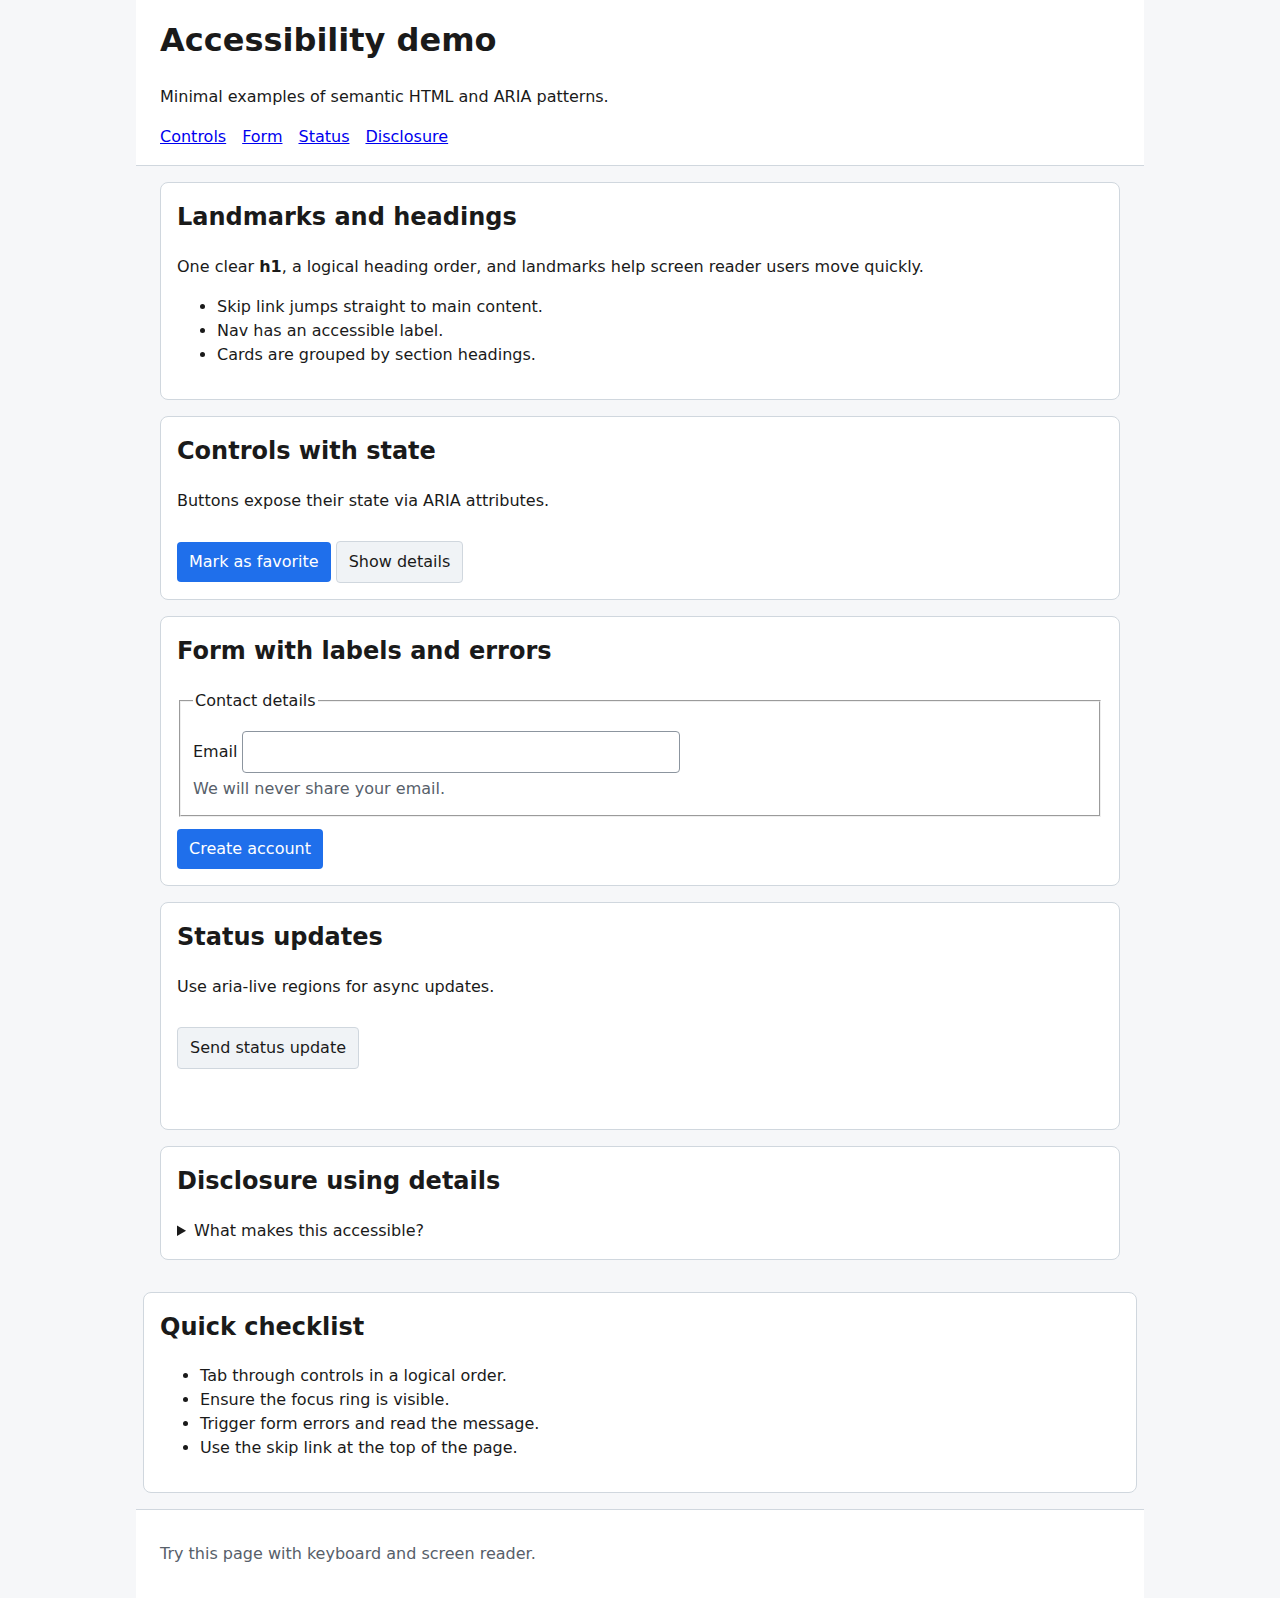
<file: topics/accessibility/code/index.html>
<!doctype html>
<html lang="en">
  <head>
    <meta charset="utf-8">
    <meta name="viewport" content="width=device-width, initial-scale=1">
    <title>Accessibility demo</title>
    <style>
      :root {
        color-scheme: light;
      }

      body {
        margin: 0;
        font-family: system-ui, -apple-system, "Segoe UI", sans-serif;
        line-height: 1.5;
        color: #1a1a1a;
        background: #f6f7f9;
      }

      header,
      main,
      aside,
      footer {
        max-width: 960px;
        margin: 0 auto;
        padding: 1rem 1.5rem;
      }

      header {
        background: #ffffff;
        border-bottom: 1px solid #d0d7de;
      }

      h1,
      h2 {
        margin-top: 0;
      }

      .skip-link {
        position: absolute;
        left: -9999px;
        top: 0.5rem;
        background: #0b5fff;
        color: #ffffff;
        padding: 0.5rem 0.75rem;
        border-radius: 4px;
        z-index: 10;
      }

      .skip-link:focus {
        left: 0.75rem;
      }

      nav ul {
        display: flex;
        gap: 1rem;
        padding: 0;
        list-style: none;
        margin: 0.5rem 0 0;
      }

      .card {
        background: #ffffff;
        border: 1px solid #d0d7de;
        border-radius: 8px;
        padding: 1rem;
        margin-bottom: 1rem;
      }

      .stack > * + * {
        margin-top: 0.75rem;
      }

      button,
      input,
      select {
        font: inherit;
      }

      button {
        background: #1f6feb;
        color: #ffffff;
        border: none;
        border-radius: 4px;
        padding: 0.5rem 0.75rem;
        cursor: pointer;
      }

      button.secondary {
        background: #f0f3f6;
        color: #1a1a1a;
        border: 1px solid #d0d7de;
      }

      input[type="email"] {
        width: min(420px, 100%);
        padding: 0.5rem;
        border: 1px solid #8c959f;
        border-radius: 4px;
      }

      .hint {
        color: #57606a;
        margin: 0.25rem 0 0;
      }

      .error {
        color: #b42318;
        margin: 0.25rem 0 0;
      }

      :focus-visible {
        outline: 3px solid #0b5fff;
        outline-offset: 2px;
      }

      .status {
        min-height: 1.5rem;
        padding-top: 0.5rem;
        color: #0b5fff;
      }

      footer {
        color: #57606a;
        border-top: 1px solid #d0d7de;
        background: #ffffff;
      }
    </style>
  </head>
  <body>
    <a class="skip-link" href="#main">Skip to main content</a>

    <header>
      <h1>Accessibility demo</h1>
      <p>Minimal examples of semantic HTML and ARIA patterns.</p>
      <nav aria-label="Primary">
        <ul>
          <li><a href="#controls">Controls</a></li>
          <li><a href="#form">Form</a></li>
          <li><a href="#status">Status</a></li>
          <li><a href="#disclosure">Disclosure</a></li>
        </ul>
      </nav>
    </header>

    <main id="main" tabindex="-1">
      <section class="card" aria-labelledby="landmarks-title">
        <h2 id="landmarks-title">Landmarks and headings</h2>
        <p>
          One clear <strong>h1</strong>, a logical heading order, and landmarks
          help screen reader users move quickly.
        </p>
        <ul>
          <li>Skip link jumps straight to main content.</li>
          <li>Nav has an accessible label.</li>
          <li>Cards are grouped by section headings.</li>
        </ul>
      </section>

      <section id="controls" class="card stack" aria-labelledby="controls-title">
        <h2 id="controls-title">Controls with state</h2>
        <p>Buttons expose their state via ARIA attributes.</p>
        <div class="stack">
          <button id="favorite-button" aria-pressed="false">
            Mark as favorite
          </button>
          <button
            id="details-button"
            class="secondary"
            aria-expanded="false"
            aria-controls="details-panel"
          >
            Show details
          </button>
          <div id="details-panel" hidden>
            <p>
              The button controls this panel and announces the expanded state.
            </p>
          </div>
        </div>
      </section>

      <section id="form" class="card stack" aria-labelledby="form-title">
        <h2 id="form-title">Form with labels and errors</h2>
        <form id="signup-form" class="stack" novalidate>
          <fieldset>
            <legend>Contact details</legend>
            <div class="stack">
              <label for="email">Email</label>
              <input
                id="email"
                name="email"
                type="email"
                autocomplete="email"
                required
                aria-describedby="email-hint email-error"
              >
              <p id="email-hint" class="hint">
                We will never share your email.
              </p>
              <p id="email-error" class="error" aria-live="polite"></p>
            </div>
          </fieldset>
          <button type="submit">Create account</button>
        </form>
      </section>

      <section id="status" class="card stack" aria-labelledby="status-title">
        <h2 id="status-title">Status updates</h2>
        <p>Use aria-live regions for async updates.</p>
        <button id="status-button" class="secondary">Send status update</button>
        <div id="status-region" class="status" role="status" aria-live="polite"></div>
      </section>

      <section id="disclosure" class="card stack" aria-labelledby="disclosure-title">
        <h2 id="disclosure-title">Disclosure using details</h2>
        <details>
          <summary>What makes this accessible?</summary>
          <p>
            The summary element is keyboard focusable and exposes open/closed
            state without extra ARIA.
          </p>
        </details>
      </section>
    </main>

    <aside class="card" aria-labelledby="checklist-title">
      <h2 id="checklist-title">Quick checklist</h2>
      <ul>
        <li>Tab through controls in a logical order.</li>
        <li>Ensure the focus ring is visible.</li>
        <li>Trigger form errors and read the message.</li>
        <li>Use the skip link at the top of the page.</li>
      </ul>
    </aside>

    <footer>
      <p>Try this page with keyboard and screen reader.</p>
    </footer>

    <script>
      const skipLink = document.querySelector(".skip-link");
      const main = document.getElementById("main");

      skipLink.addEventListener("click", () => {
        main.focus();
      });

      const favoriteButton = document.getElementById("favorite-button");
      favoriteButton.addEventListener("click", () => {
        const pressed = favoriteButton.getAttribute("aria-pressed") === "true";
        favoriteButton.setAttribute("aria-pressed", String(!pressed));
        favoriteButton.textContent = pressed
          ? "Mark as favorite"
          : "Marked as favorite";
      });

      const detailsButton = document.getElementById("details-button");
      const detailsPanel = document.getElementById("details-panel");
      detailsButton.addEventListener("click", () => {
        const expanded = detailsButton.getAttribute("aria-expanded") === "true";
        detailsButton.setAttribute("aria-expanded", String(!expanded));
        detailsPanel.hidden = expanded;
        detailsButton.textContent = expanded ? "Show details" : "Hide details";
      });

      const form = document.getElementById("signup-form");
      const emailInput = document.getElementById("email");
      const emailError = document.getElementById("email-error");
      const statusRegion = document.getElementById("status-region");

      function setEmailError(message) {
        emailError.textContent = message;
        if (message) {
          emailInput.setAttribute("aria-invalid", "true");
        } else {
          emailInput.removeAttribute("aria-invalid");
        }
      }

      form.addEventListener("submit", (event) => {
        event.preventDefault();
        const value = emailInput.value.trim();

        if (!value) {
          setEmailError("Email is required.");
          emailInput.focus();
          return;
        }

        if (!emailInput.checkValidity()) {
          setEmailError("Enter a valid email address.");
          emailInput.focus();
          return;
        }

        setEmailError("");
        statusRegion.textContent = "Thanks! A confirmation email was sent.";
      });

      const statusButton = document.getElementById("status-button");
      statusButton.addEventListener("click", () => {
        const time = new Date().toLocaleTimeString();
        statusRegion.textContent = `Status updated at ${time}.`;
      });
    </script>
  </body>
</html>
</file>
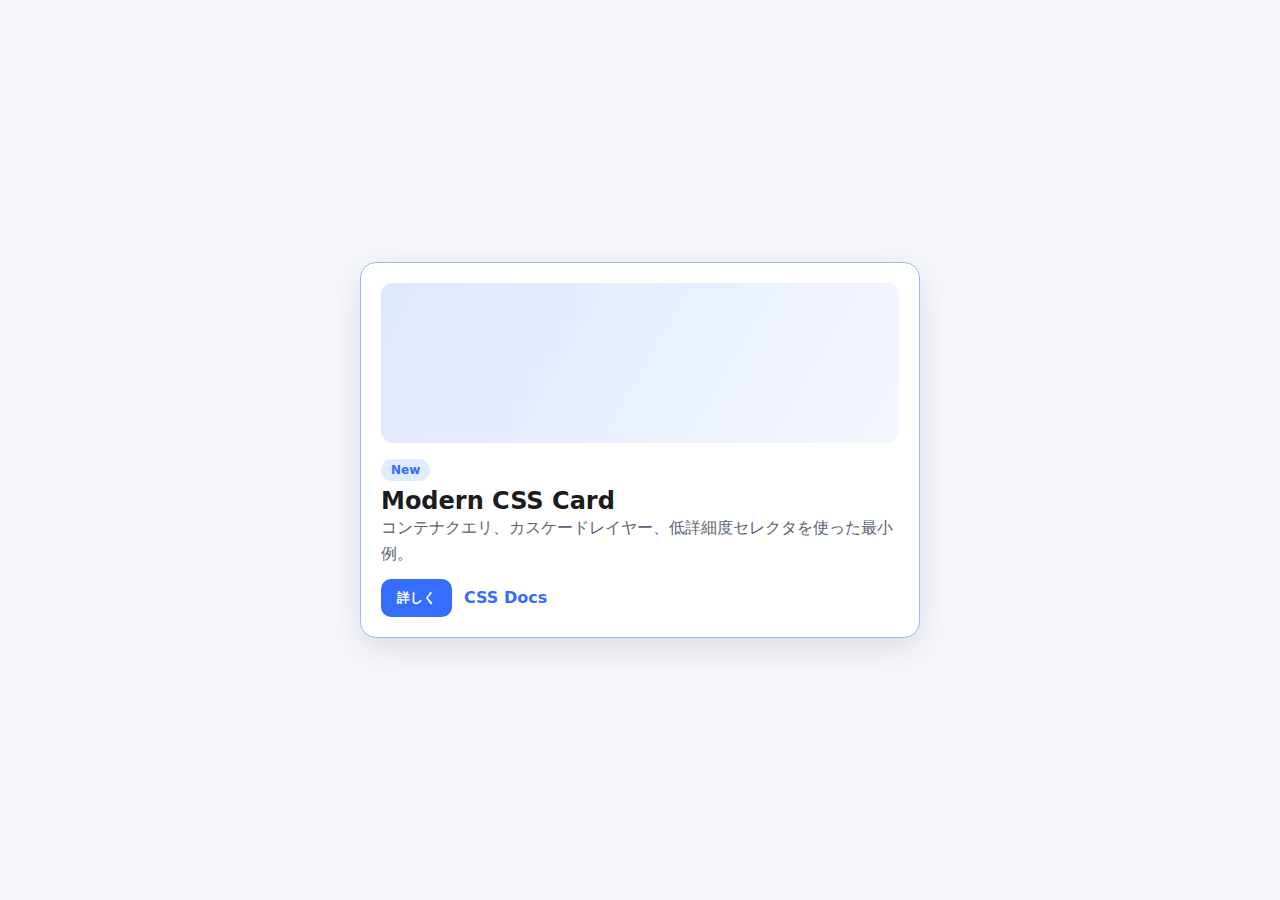
<file: topics/modern-css/code/index.html>
<!doctype html>
<html lang="ja">
  <head>
    <meta charset="utf-8" />
    <meta name="viewport" content="width=device-width, initial-scale=1" />
    <title>Modern CSS Sample</title>
    <link rel="stylesheet" href="./styles.css" />
  </head>
  <body>
    <main class="page">
      <article class="card">
        <div class="card__media" aria-hidden="true"></div>
        <div class="card__body">
          <span class="badge">New</span>
          <h1 class="title">Modern CSS Card</h1>
          <p class="summary">
            コンテナクエリ、カスケードレイヤー、低詳細度セレクタを使った最小例。
          </p>
          <div class="actions">
            <button class="button" type="button">詳しく</button>
            <a class="link" href="https://developer.mozilla.org/ja/docs/Web/CSS" target="_blank" rel="noreferrer">
              CSS Docs
            </a>
          </div>
        </div>
      </article>
    </main>
  </body>
</html>
</file>
<file: topics/modern-css/code/styles.css>
@layer reset, base, components, utilities;

@layer reset {
  *,
  *::before,
  *::after {
    box-sizing: border-box;
  }

  :where(body, h1, p) {
    margin: 0;
  }

  :where(a) {
    color: inherit;
    text-decoration: none;
  }
}

@layer base {
  :root {
    color-scheme: light;
    --bg: #f6f7fb;
    --surface: #ffffff;
    --text: #1a1c20;
    --muted: #5a6270;
    --accent: #356dff;
    --shadow: 0 10px 30px rgba(30, 42, 70, 0.12);
  }

  body {
    font-family: system-ui, -apple-system, "Segoe UI", sans-serif;
    background: var(--bg);
    color: var(--text);
  }
}

@layer components {
  .page {
    min-height: 100dvh;
    display: grid;
    place-items: center;
    padding: 24px;
  }

  .card {
    container-type: inline-size;
    container-name: card;
    display: grid;
    gap: 16px;
    padding: 20px;
    width: min(100%, 560px);
    border: 1px solid #d7dbe6;
    border-radius: 16px;
    background: var(--surface);
    box-shadow: var(--shadow);
    transition:
      transform 180ms ease,
      box-shadow 180ms ease,
      border-color 180ms ease;
  }

  .card:is(:hover, :focus-within) {
    transform: translateY(-2px);
    border-color: #b9c8ff;
    border-color: color-mix(in oklab, var(--accent) 30%, #d7dbe6);
    box-shadow: 0 14px 35px rgba(30, 42, 70, 0.18);
  }

  .card__media {
    height: 140px;
    border-radius: 12px;
    background: linear-gradient(120deg, #dfe7ff, #f4f7ff);
  }

  .badge {
    display: inline-flex;
    align-items: center;
    gap: 6px;
    padding: 4px 10px;
    border-radius: 999px;
    font-size: 12px;
    font-weight: 600;
    color: var(--accent);
    background: #e8efff;
    background: color-mix(in oklab, var(--accent) 15%, white);
  }

  .title {
    font-size: clamp(1.1rem, 1rem + 1.2vw, 1.5rem);
    margin-top: 6px;
  }

  .summary {
    color: var(--muted);
    line-height: 1.6;
  }

  .actions {
    display: flex;
    flex-wrap: wrap;
    gap: 12px;
    margin-top: 12px;
  }

  .button {
    border: none;
    border-radius: 10px;
    padding: 10px 16px;
    background: var(--accent);
    color: white;
    font-weight: 600;
    cursor: pointer;
    transition: transform 160ms ease, opacity 160ms ease;
  }

  .button:is(:hover, :focus-visible) {
    transform: translateY(-1px);
  }

  .link {
    display: inline-flex;
    align-items: center;
    gap: 6px;
    color: var(--accent);
    font-weight: 600;
  }

  @container card (min-width: 420px) {
    .card {
      grid-template-columns: 160px 1fr;
      align-items: center;
    }

    .card__media {
      height: 160px;
    }
  }

  @supports selector(:has(*)) {
    .card:has(.badge) {
      border-color: color-mix(in oklab, var(--accent) 35%, #d7dbe6);
    }
  }
}

@layer utilities {
  @media (prefers-reduced-motion: reduce) {
    *,
    *::before,
    *::after {
      transition-duration: 0.01ms !important;
      animation-duration: 0.01ms !important;
      animation-iteration-count: 1 !important;
    }
  }
}
</file>
